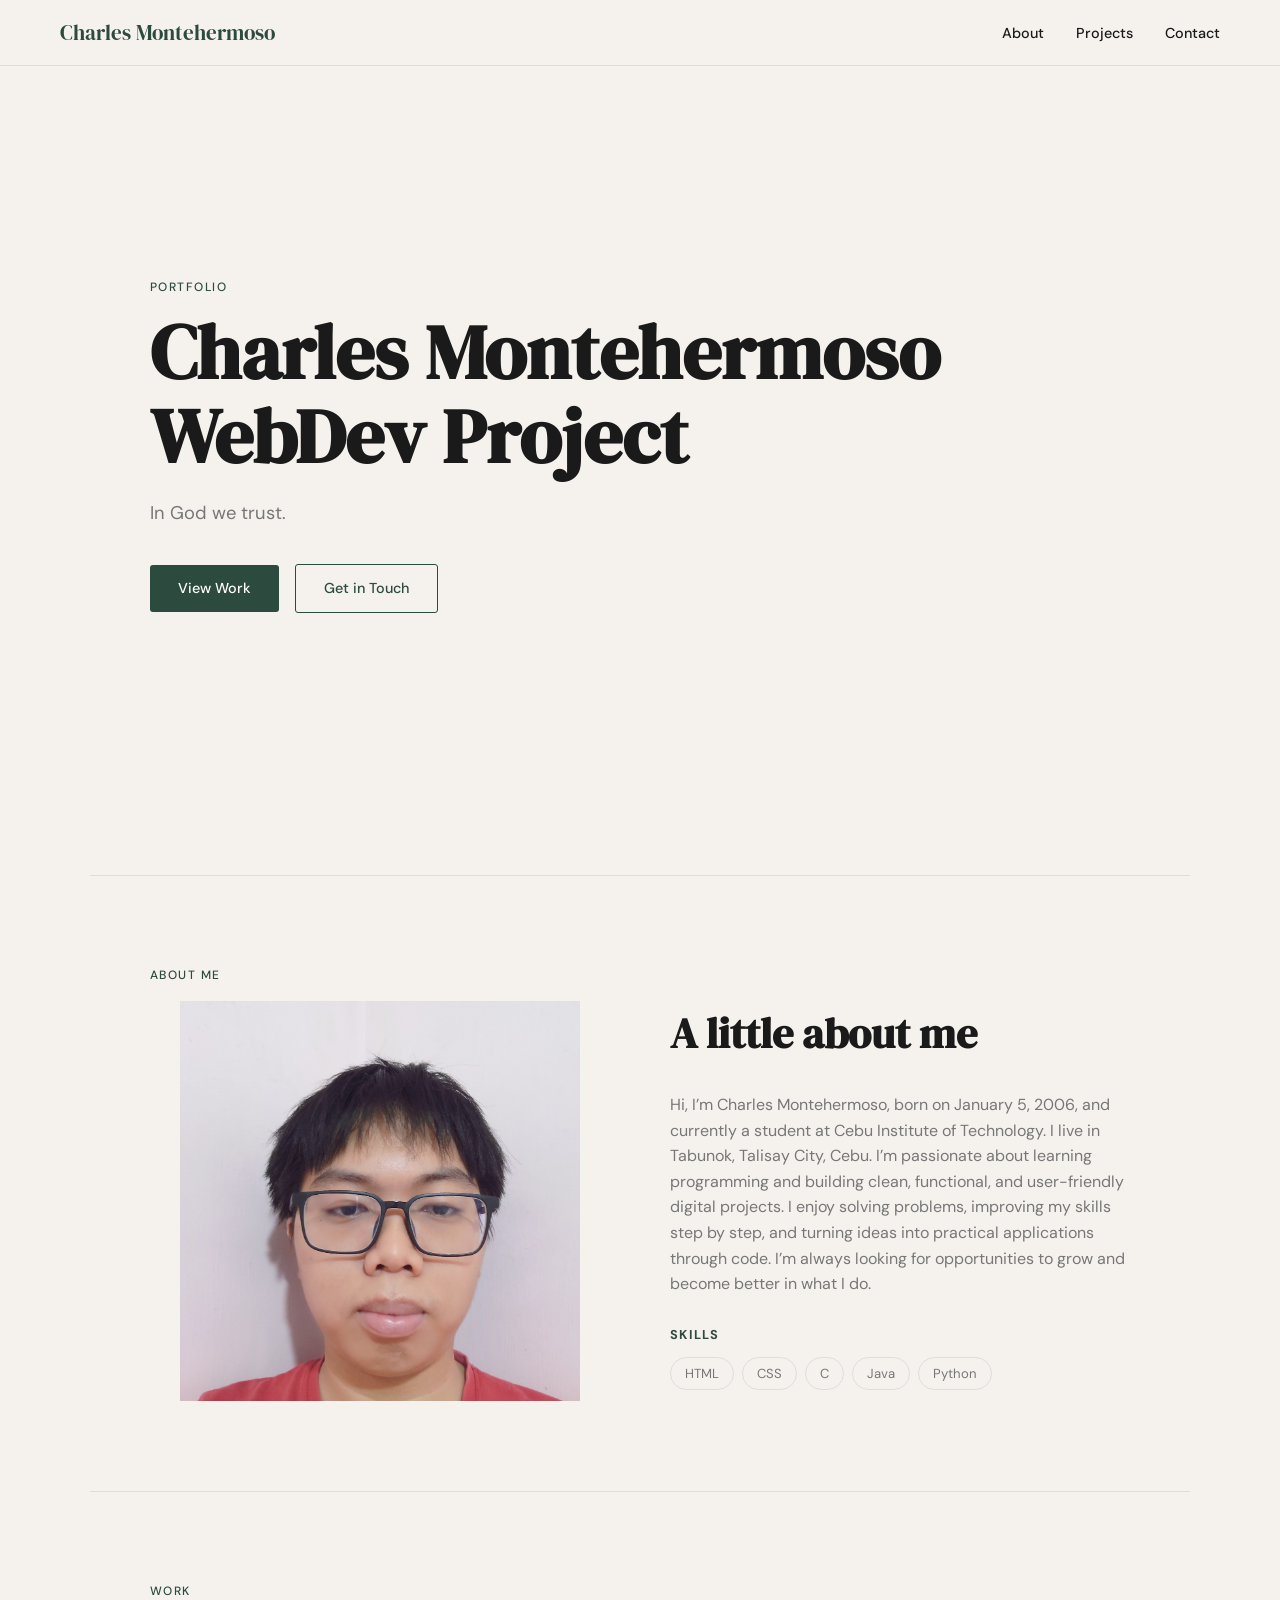
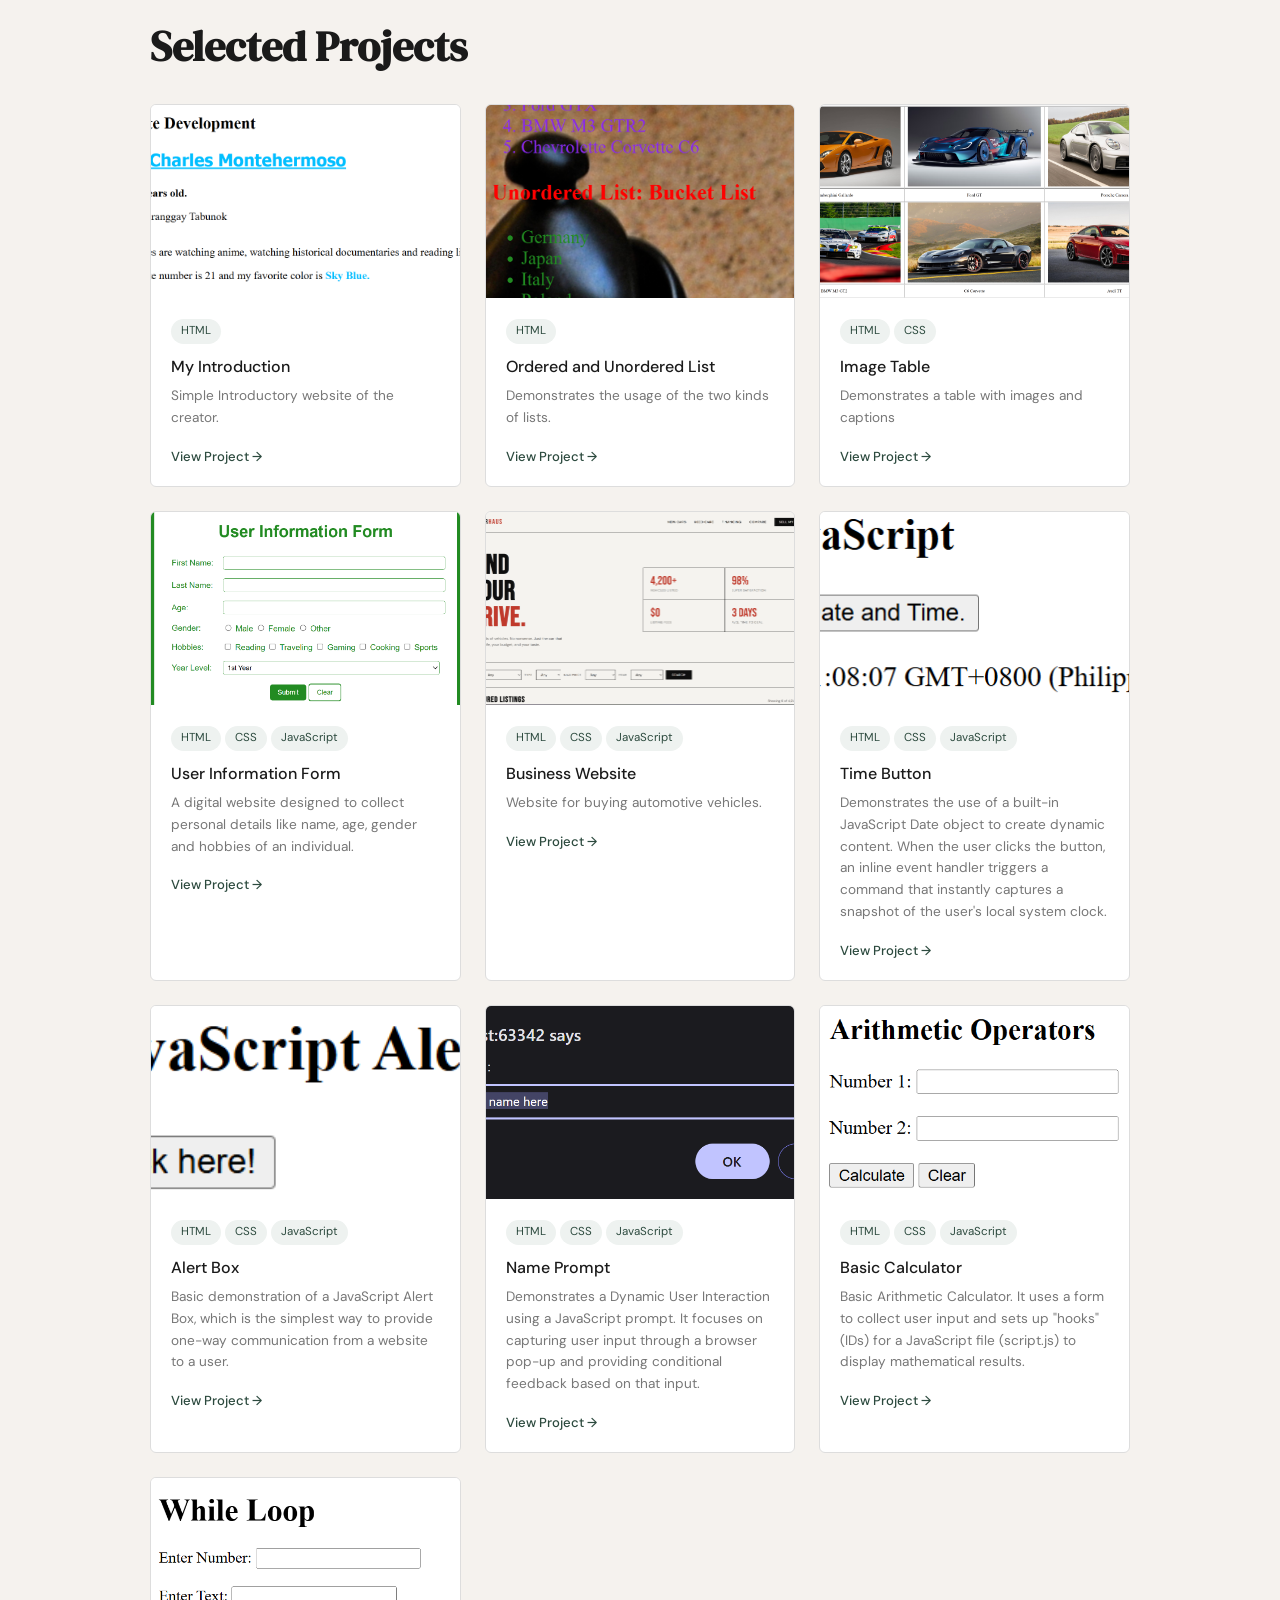
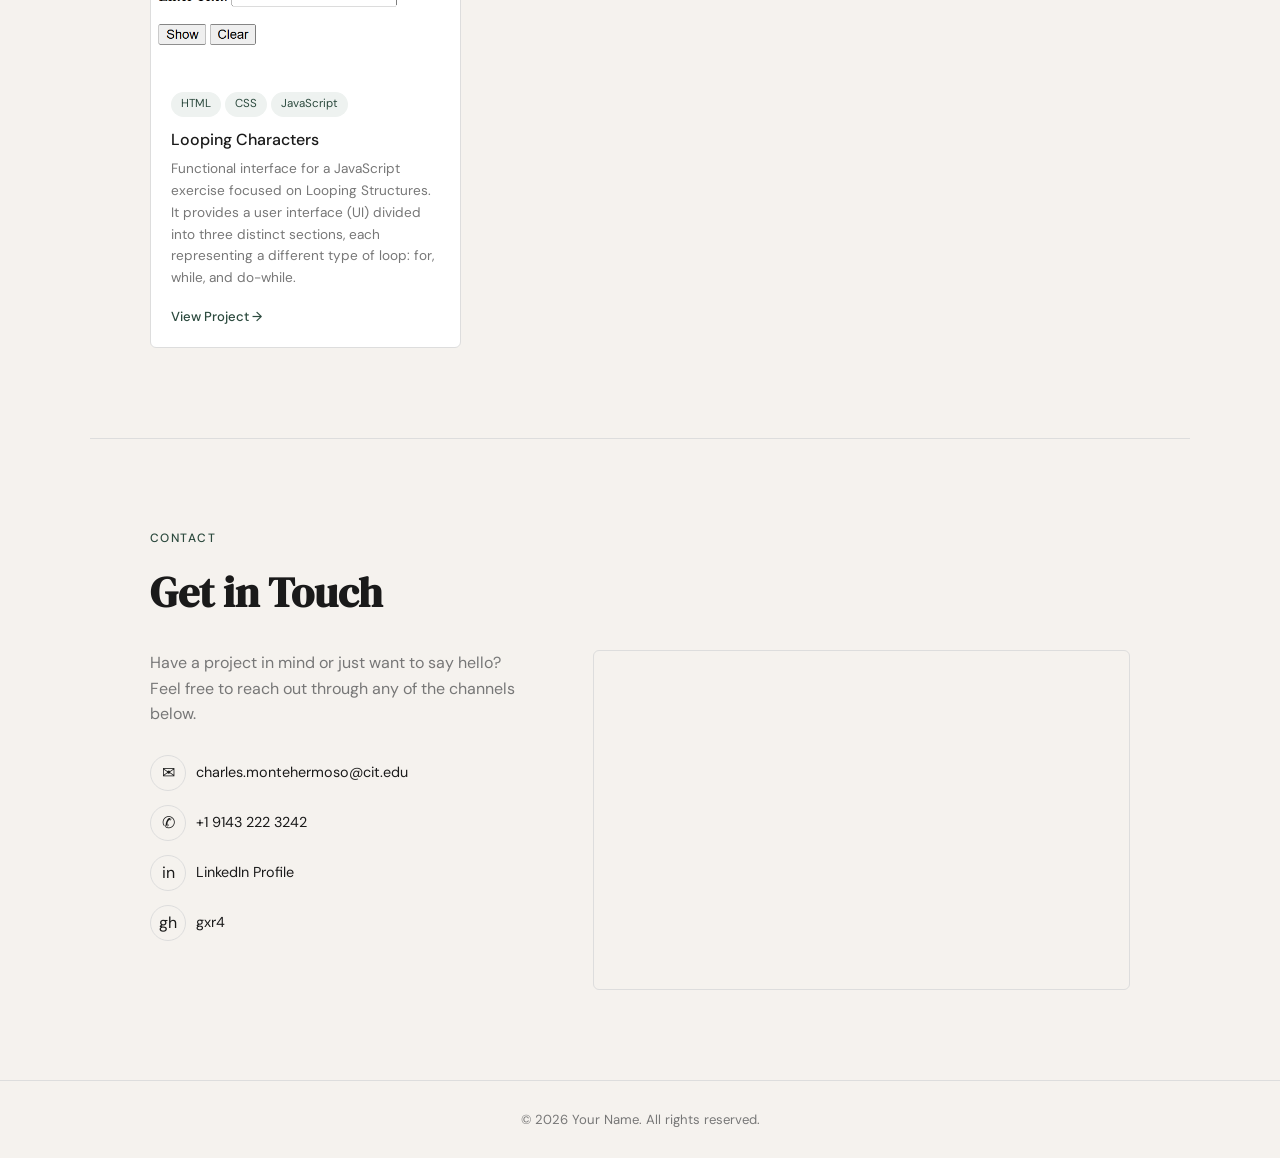
<file: index.html>
<!DOCTYPE html>
<html lang="en">
<head>
    <meta charset="UTF-8" />
    <meta name="viewport" content="width=device-width, initial-scale=1.0"/>
    <title>My Portfolio</title>
    <link rel="stylesheet" href="styles.css" />
    <link href="https://fonts.googleapis.com/css2?family=DM+Serif+Display&family=DM+Sans:wght@400;500&display=swap" rel="stylesheet"/>

</head>
<body>

<!-- navigation bar -->
<nav>
    <div class="logo">Charles Montehermoso</div>
    <ul>
        <li><a href="#about">About</a></li>
        <li><a href="#projects">Projects</a></li>
        <li><a href="#contact">Contact</a></li>
    </ul>
</nav>

<!-- HERO -->
<section id="hero">
    <div class="section-label">Portfolio</div>
    <h1>Charles Montehermoso<br>WebDev Project</h1>
    <p class="tagline">In God we trust.</p>
    <div>
        <a href="#projects" class="btn">View Work</a>
        <a href="#contact" class="btn btn-outline">Get in Touch</a>
    </div>
</section>

<!-- about stuff -->
<section id="about">
    <div class="section-label">About Me</div>
    <div class="about-grid">
        <div class="about-photo">
            <img src="codelink/Image/P_20260430_144004.jpg" alt="Profile photo">
        </div>
        <div class="about-text">
            <h2>A little about me</h2>
            <p>Hi, I’m Charles Montehermoso, born on January 5, 2006, and currently a student at Cebu Institute of Technology. I live in Tabunok, Talisay City, Cebu. I’m passionate about learning programming and building clean, functional, and user-friendly digital projects.

                I enjoy solving problems, improving my skills step by step, and turning ideas into practical applications through code. I’m always looking for opportunities to grow and become better in what I do.</p>
            <p></p>
            <p></p>
            <div class="skills">
                <h3>Skills</h3>
                <div class="skill-tags">
                    <span>HTML</span>
                    <span>CSS</span>
                    <span>C</span>
                    <span>Java</span>
                    <span>Python</span>
                </div>
            </div>
        </div>
    </div>
</section>

<!-- myproject -->
<section id="projects">
    <div class="section-label">Work</div>
    <h2>Selected Projects</h2>
    <div class="projects-grid">

        <div class="project-card">
            <div class="project-img">
                <img src="codelink/Image/screen1.png" alt="Screenshot of Activity 1">
            </div>
            <div class="project-info">
                <span class="project-tag">HTML</span>
                <h3>My Introduction</h3>
                <p>Simple Introductory website of the creator.</p>
                <a href="codelink/activity1.html" target="_blank" rel="noopener noreferrer">View Project →</a>
            </div>
        </div>

        <div class="project-card">
            <div class="project-img">
                <img src="codelink/Image/screen1%20(2).png" alt="Screenshot of Activity 1"/>
            </div>
            <div class="project-info">
                <span class="project-tag">HTML</span>
                <h3>Ordered and Unordered List</h3>
                <p>Demonstrates the usage of the two kinds of lists.</p>
                <a href="codelink/activity2.html" target="_blank" rel="noopener noreferrer">View Project →</a>
            </div>
        </div>

        <div class="project-card">
            <div class="project-img">
                <img src="codelink/Image/screen1%20(3).png" alt="Screenshot of Activity 1">
            </div>
            <div class="project-info">
                <span class="project-tag">HTML</span>
                <span class="project-tag">CSS</span>
                <h3>Image Table</h3>
                <p>Demonstrates a table with images and captions</p>
                <a href="codelink/activity3.html" target="_blank" rel="noopener noreferrer">View Project →</a>
            </div>
        </div>

        <div class="project-card">
            <div class="project-img">
                <img src="codelink/Image/screen1%20(4).png" alt="Screenshot of Activity 1">
            </div>
            <div class="project-info">
                <span class="project-tag">HTML</span>
                <span class="project-tag">CSS</span>
                <span class="project-tag">JavaScript</span>
                <h3>User Information Form</h3>
                <p>A digital website designed to collect personal details like name, age, gender and hobbies of an individual.</p>
                <a href="codelink/activity4.html" target="_blank" rel="noopener noreferrer">View Project →</a>
            </div>
        </div>

        <div class="project-card">
            <div class="project-img">
                <img src="codelink/Image/Screenshot%202026-05-05%20225842.png" alt="Screenshot of Activity 1">
            </div>
            <div class="project-info">
                <span class="project-tag">HTML</span>
                <span class="project-tag">CSS</span>
                <span class="project-tag">JavaScript</span>
                <h3>Business Website</h3>
                <p>Website for buying automotive vehicles.</p>
                <a href="https://businessweb-two.vercel.app/" target="_blank" rel="noopener noreferrer">View Project →</a>
            </div>
        </div>

        <div class="project-card">
            <div class="project-img">
                <img src="codelink/Image/screen1%20(5).png" alt="Screenshot of Activity 1">
            </div>
            <div class="project-info">
                <span class="project-tag">HTML</span>
                <span class="project-tag">CSS</span>
                <span class="project-tag">JavaScript</span>
                <h3>Time Button</h3>
                <p>Demonstrates the use of a built-in JavaScript Date object to create dynamic content. When the user clicks the button, an inline event handler triggers a command that instantly captures a snapshot of the user's local system clock.</p>
                <a href="codelink/activity7.html" target="_blank" rel="noopener noreferrer">View Project →</a>
            </div>
        </div>

        <div class="project-card">
            <div class="project-img">
                <img src="codelink/Image/screen1%20(6).png" alt="Screenshot of Activity 1">
            </div>
            <div class="project-info">
                <span class="project-tag">HTML</span>
                <span class="project-tag">CSS</span>
                <span class="project-tag">JavaScript</span>
                <h3>Alert Box</h3>
                <p>Basic demonstration of a JavaScript Alert Box, which is the simplest way to provide one-way communication from a website to a user.</p>
                <a href="codelink/activity8.html" target="_blank" rel="noopener noreferrer">View Project →</a>
            </div>
        </div>

        <div class="project-card">
            <div class="project-img">
                <img src="codelink/Image/name.png" alt="Screenshot of Activity 1">
            </div>
            <div class="project-info">
                <span class="project-tag">HTML</span>
                <span class="project-tag">CSS</span>
                <span class="project-tag">JavaScript</span>
                <h3>Name Prompt</h3>
                <p>Demonstrates a Dynamic User Interaction using a JavaScript prompt. It focuses on capturing user input through a browser pop-up and providing conditional feedback based on that input.</p>
                <a href="codelink/activity9.html" target="_blank" rel="noopener noreferrer">View Project →</a>
            </div>
        </div>

        <div class="project-card">
            <div class="project-img">
                <img src="codelink/Image/screen1%20(7).png" alt="Screenshot of Activity 1">
            </div>
            <div class="project-info">
                <span class="project-tag">HTML</span>
                <span class="project-tag">CSS</span>
                <span class="project-tag">JavaScript</span>
                <h3>Basic Calculator</h3>
                <p>Basic Arithmetic Calculator. It uses a form to collect user input and sets up "hooks" (IDs) for a JavaScript file (script.js) to display mathematical results.</p>
                <a href="codelink/activity10.html" target="_blank" rel="noopener noreferrer">View Project →</a>
            </div>
        </div>

        <div class="project-card">
            <div class="project-img">
                <img src="codelink/Image/screen1%20(8).png" alt="Screenshot of Activity 1">
            </div>
            <div class="project-info">
                <span class="project-tag">HTML</span>
                <span class="project-tag">CSS</span>
                <span class="project-tag">JavaScript</span>
                <h3>Looping Characters</h3>
                <p>Functional interface for a JavaScript exercise focused on Looping Structures. It provides a user interface (UI) divided into three distinct sections, each representing a different type of loop: for, while, and do-while.</p>
                <a href="codelink/Activity11.html" target="_blank" rel="noopener noreferrer">View Project →</a>
            </div>
        </div>

    </div>
</section>

<!-- CONTACT -->
<section id="contact">
    <div class="section-label">Contact</div>
    <h2>Get in Touch</h2>
    <div class="contact-grid">
        <div class="contact-info">
            <p>Have a project in mind or just want to say hello? Feel free to reach out through any of the channels below.</p>
            <div class="contact-links">
                <a href="mailto:charles.montehermoso@cit.edu">
                    <span class="icon">✉</span>
                    charles.montehermoso@cit.edu
                </a>
                <a href="tel:+9142223242">
                    <span class="icon">✆</span>
                    +1 9143 222 3242
                </a>
                <a href="#" target="_blank">
                    <span class="icon">in</span>
                    LinkedIn Profile
                </a>
                <a href="https://github.com/gxr4" target="_blank">
                    <span class="icon">gh</span>
                    gxr4
                </a>
            </div>
        </div>
        <!-- Replace the src below with your own Google Maps embed URL -->
        <div class="map-container">
            <iframe
                    src="https://www.google.com/maps/embed?pb=!1m14!1m12!1m3!1d2334.412896138303!2d123.84472691876952!3d10.261686681432769!2m3!1f0!2f0!3f0!3m2!1i1024!2i768!4f13.1!5e0!3m2!1sen!2sph!4v1777994672112!5m2!1sen!2sph" width="600" height="450" style="border:0;" allowfullscreen="" loading="lazy" referrerpolicy="no-referrer-when-downgrade">
                    allowfullscreen=""
                    loading="lazy"
                    referrerpolicy="no-referrer-when-downgrade">
            </iframe>
        </div>
    </div>
</section>

<!-- FOOTER -->
<footer>
    <p>© 2026 Your Name. All rights reserved.</p>
</footer>

</body>
</html>
</file>
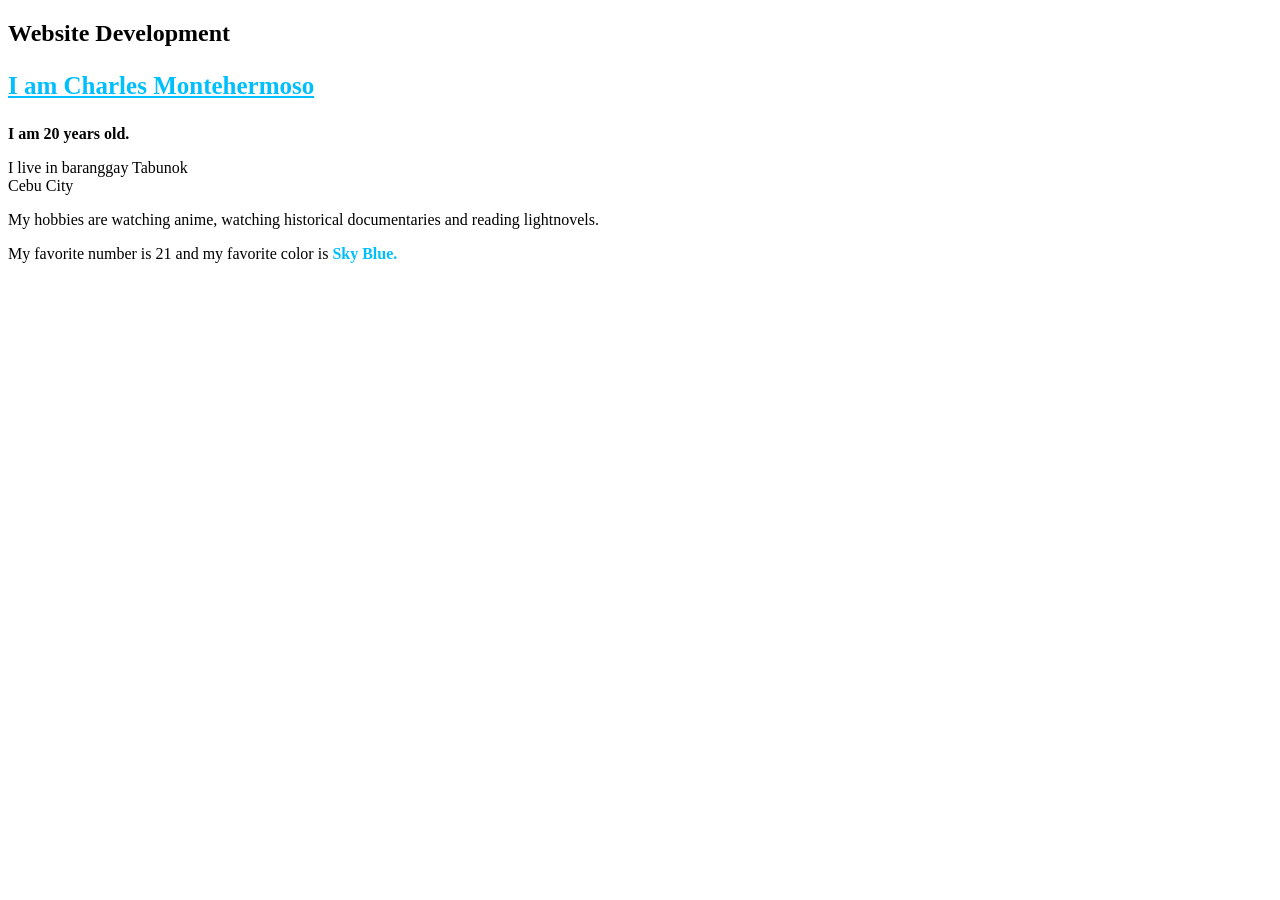
<file: codelink/activity1.html>
<!DOCTYPE html>

<html>
<head>
    <title>Activity1</title>
</head>
<body>
<h2>Website Development</h2>
<p style="font-size: 25px; font-family: Tahoma, Geneva; font-weight: bold; color: deepskyblue; text-decoration: underline;">I am Charles Montehermoso</p>
<p><b>I am 20 years old.</b></p>
<p>I live in baranggay Tabunok <br> Cebu City</p>
<p>My hobbies are watching anime, watching historical documentaries and reading lightnovels.</p>
<p>My favorite number is 21 and my favorite color is <b style="font-weight: bolder; color:deepskyblue;">Sky Blue.</b></p>
</body>
</html>
</file>
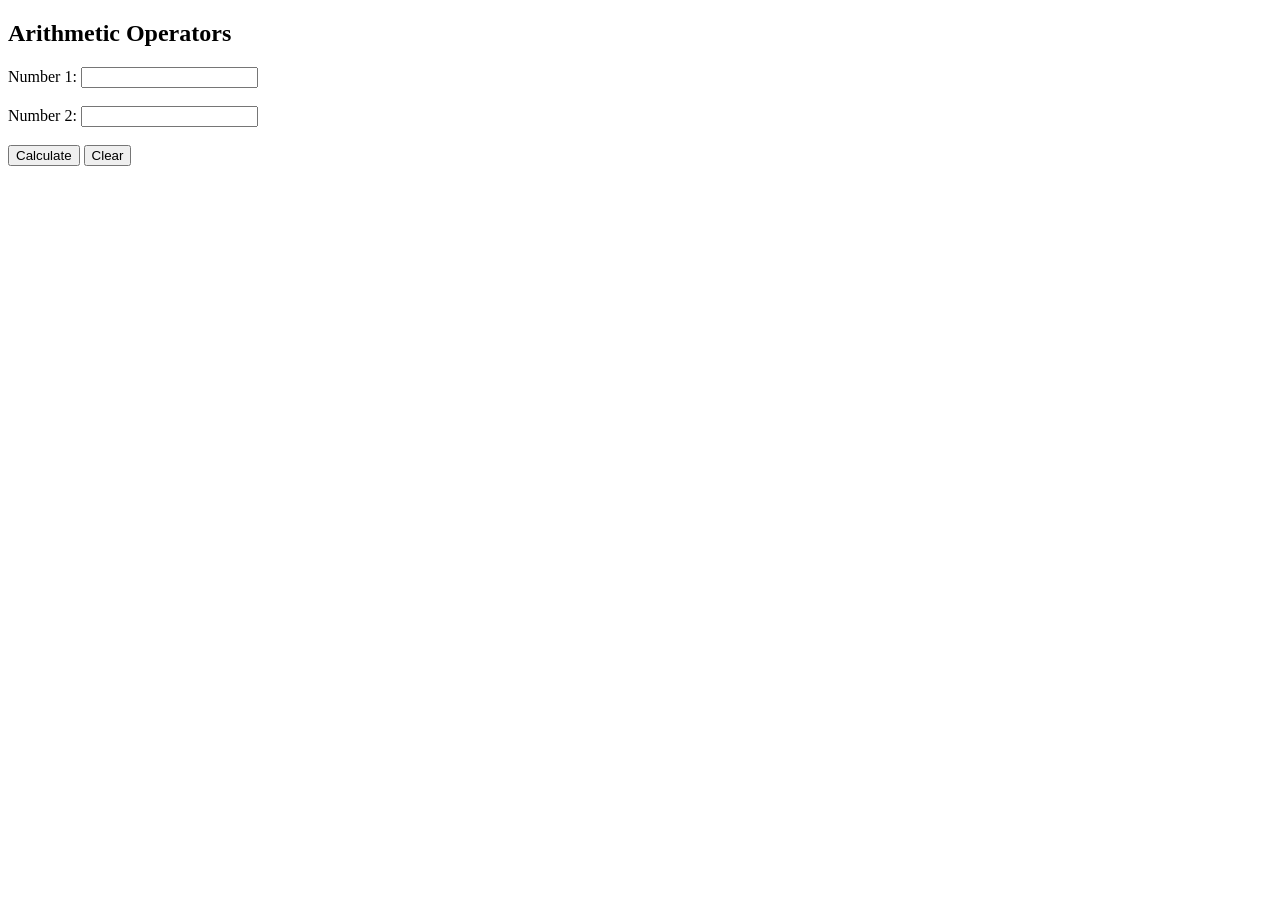
<file: codelink/activity10.html>
<!DOCTYPE html>
<html>
<head>
    <title>Activity 10</title>
    <script src="script.js"></script>
</head>
<body>
<h2>Arithmetic Operators</h2>

<form id="sumForm">
    <label for="num1">Number 1:</label>
    <input type="text" id="num1" name="num1"><br><br>

    <label for="num2">Number 2:</label>
    <input type="text" id="num2" name="num2"><br><br>

    <button type="button" onclick="calculate()">Calculate</button>
    <button type="reset" onclick="clearFields()">Clear</button>
</form>

<p id="show"></p>
<p id="sum"></p>
<p id="difference"></p>
<p id="product"></p>
<p id="quotient"></p>
<p id="remainder"></p>

</body>
</html>
</file>
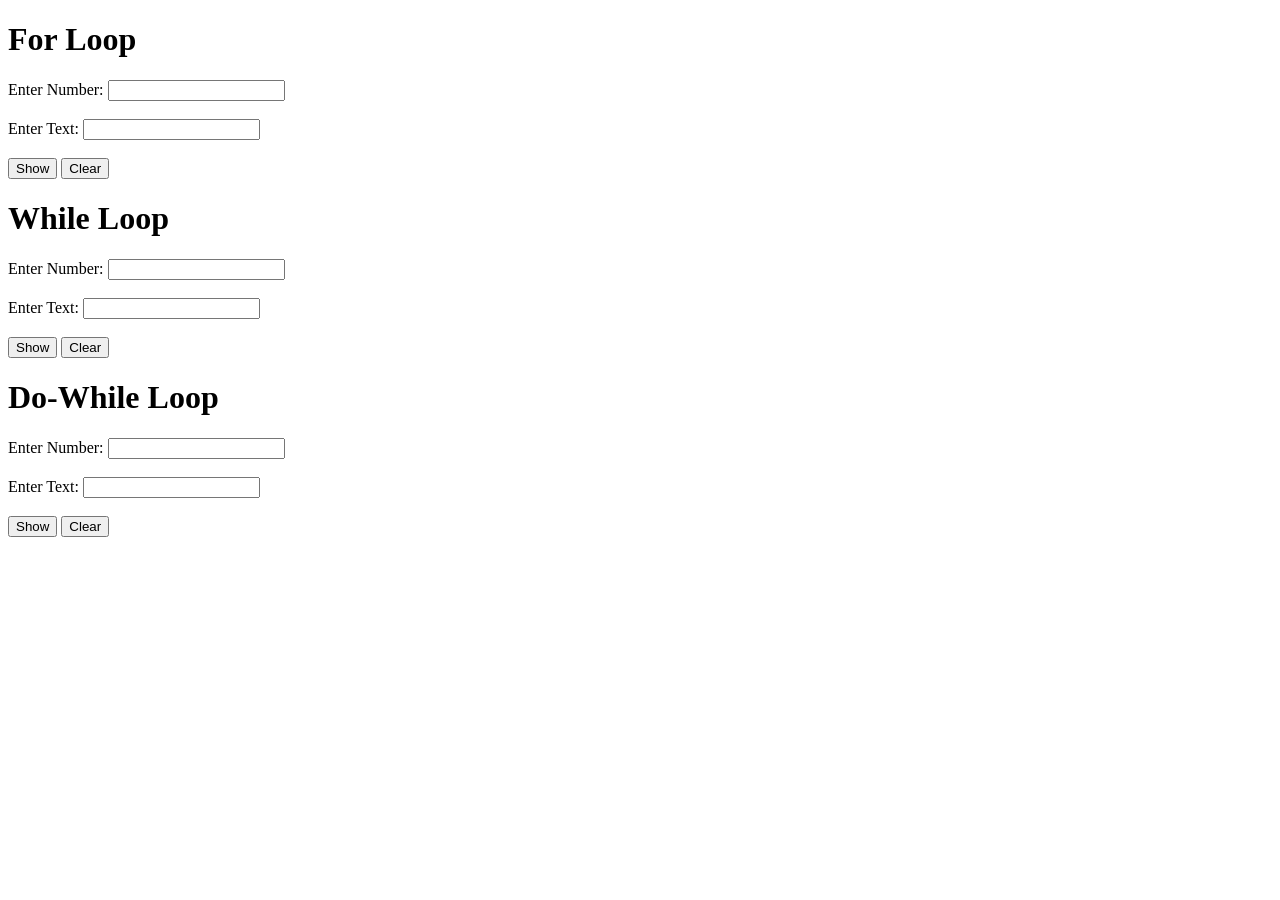
<file: codelink/Activity11.html>
<!DOCTYPE html>
<html>
<head>
    <title>Activity 11</title>
    <script src="script11.js"></script>
</head>

<body>
<div id="forl">
    <h1>For Loop</h1>
    <form id="sumForm">
        <label for="num1">Enter Number:</label>
        <input type="text" id="num1" name="num1"><br><br>

        <label for="num2">Enter Text:</label>
        <input type="text" id="num2" name="num2"><br><br>

        <button type="button" onclick="calculate()">Show</button>
        <button type="reset" onclick="clearFields()">Clear</button>
    </form>
</div>

<div id="whilel">
    <h1>While Loop</h1>
    <form id="whileForm">
        <label for="whilenum">Enter Number:</label>
        <input type="text" id="whilenum" name="whilenum"><br><br>

        <label for="whilet">Enter Text:</label>
        <input type="text" id="whilet" name="whilet"><br><br>

        <button type="button" onclick="calcw()">Show</button>
        <button type="reset" onclick="clearFields()">Clear</button>
    </form>
</div>

<div id="dwhile">
    <h1>Do-While Loop</h1>
    <form id="dwForm">
        <label for="dwnum">Enter Number:</label>
        <input type="text" id="dwnum" name="dwnum"><br><br>

        <label for="dwt">Enter Text:</label>
        <input type="text" id="dwt" name="dwt"><br><br>

        <button type="button" onclick="calcdw()">Show</button>
        <button type="reset" onclick="clearFields()">Clear</button>
    </form>
</div>
</body>
</html>
</file>
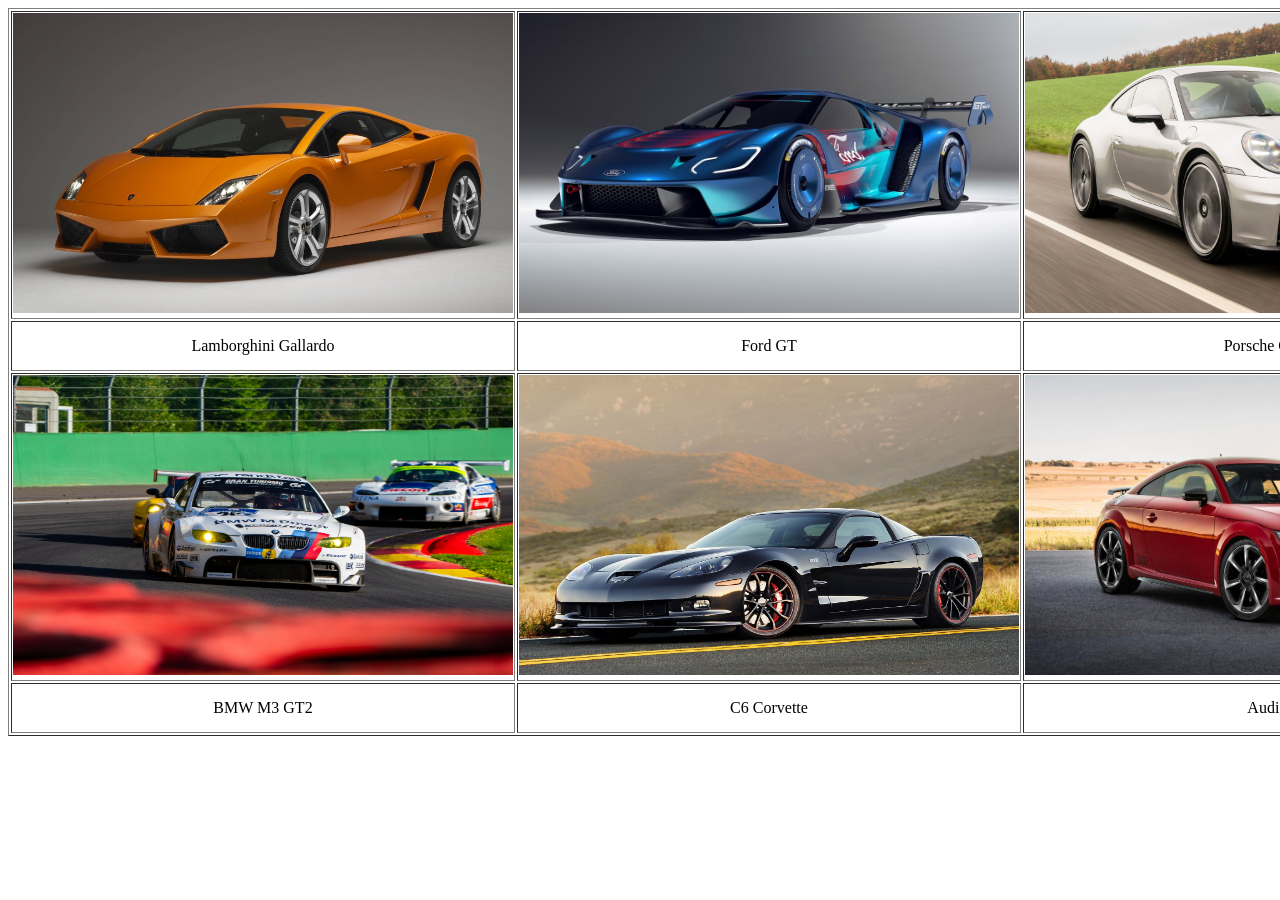
<file: codelink/activity3.html>
<!DOCTYPE html>
<html>
<head>
    <title>Activity 3</title>
    <link rel="icon" href="images/FIA_WEC_Logo_2024.png" type="image/png">
</head>
<body>
<table border="1px" width="100%" height="500" style="text-align: center;">
    <tr height="200px">
        <td><img src="Image/lamborghini.jpg" width="500" height="300" alt="Lamborgihini Gallardo"></td>
        <td><img src="Image/fordgt.avif" width="500" height="300" alt="Ford GT"></td>
        <td><img src="Image/carrera.jpg" width="500" height="300" alt="Porsche Carrera"></td>
    </tr>
    <tr height="50px">
        <td>Lamborghini Gallardo</td>
        <td>Ford GT</td>
        <td>Porsche Carrera</td>
    </tr>
    <tr height="200px">
        <td><img src="Image/gt2.jpg" width="500" height="300" alt="BMW M3 GT2"></td>
        <td><img src="Image/corvette.jpg" width="500" height="300" alt="C6 Corvette"></td>
        <td><img src="Image/tt.jpg" width="500" height="300" alt="Audi TT"></td>
    </tr>
    <tr height="50px">
        <td>BMW M3 GT2</td>
        <td>C6 Corvette</td>
        <td>Audi TT</td>
    </tr>
</table>
</body>
</html>
</file>
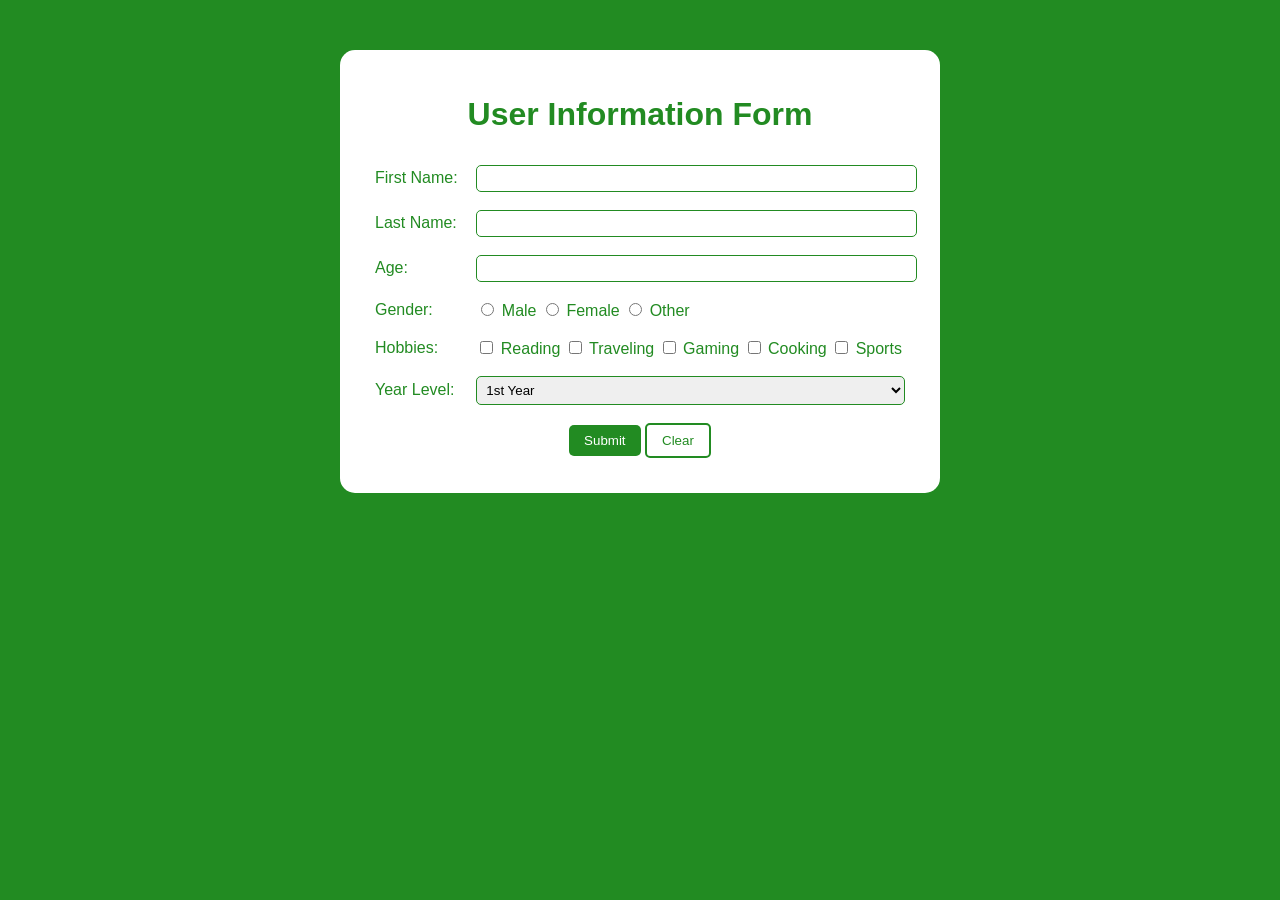
<file: codelink/activity4.html>
<!DOCTYPE html>
<html>
<head>
    <title>Activity 4</title>
</head>
<body style="background-color:forestgreen; font-family: Arial, sans-serif;">

<div style="width:550px; margin:50px auto; background-color:white; padding:25px; border-radius:15px;">

    <h1 style="text-align:center; color:forestgreen;">User Information Form</h1>

    <form>
        <table width="100%" cellpadding="8">

            <tr>
                <td style="color:forestgreen;"><label for="fname">First Name:</label></td>
                <td><input type="text" id="fname" name="firstname" required
                           style="width:100%; padding:5px; border:1px solid forestgreen; border-radius:5px;"></td>
            </tr>

            <tr>
                <td style="color:forestgreen;"><label for="lname">Last Name:</label></td>
                <td><input type="text" id="lname" name="lastname" required
                           style="width:100%; padding:5px; border:1px solid forestgreen; border-radius:5px;"></td>
            </tr>

            <tr>
                <td style="color:forestgreen;"><label for="age">Age:</label></td>
                <td><input type="number" id="age" name="age" required
                           style="width:100%; padding:5px; border:1px solid forestgreen; border-radius:5px;"></td>
            </tr>

            <tr>
                <td style="color:forestgreen;">Gender:</td>
                <td style="color:forestgreen;">
                    <input type="radio" name="gender"> Male
                    <input type="radio" name="gender"> Female
                    <input type="radio" name="gender"> Other
                </td>
            </tr>

            <tr>
                <td style="color:forestgreen;">Hobbies:</td>
                <td style="color:forestgreen;">
                    <input type="checkbox"> Reading
                    <input type="checkbox"> Traveling
                    <input type="checkbox"> Gaming
                    <input type="checkbox"> Cooking
                    <input type="checkbox"> Sports
                </td>
            </tr>

            <tr>
                <td style="color:forestgreen;"><label for="year-level">Year Level:</label></td>
                <td>
                    <select id="year-level" style="width:100%; padding:5px; border:1px solid forestgreen; border-radius:5px;">
                        <option>1st Year</option>
                        <option>2nd Year</option>
                        <option>3rd Year</option>
                        <option>4th Year</option>
                    </select>
                </td>
            </tr>

            <tr>
                <td colspan="2" align="center">
                    <button type="submit"
                            style="background-color:forestgreen; color:white; padding:8px 15px; border:none; border-radius:5px; cursor:pointer;">
                        Submit
                    </button>

                    <button type="reset"
                            style="background-color:white; color:forestgreen; padding:8px 15px; border:2px solid forestgreen; border-radius:5px; cursor:pointer;">
                        Clear
                    </button>
                </td>
            </tr>

        </table>
    </form>

</div>

</body>
</html>
</file>
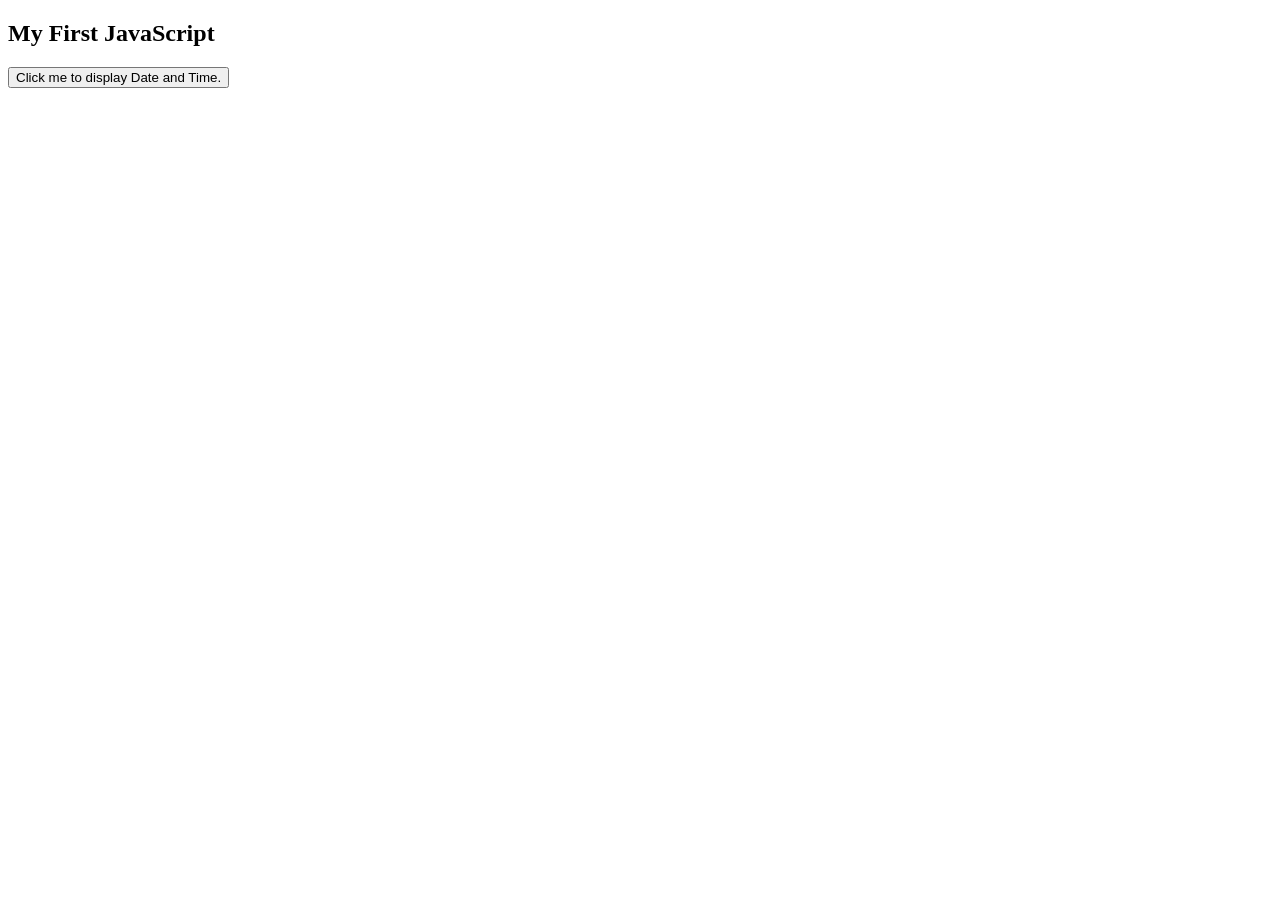
<file: codelink/activity7.html>
<!DOCTYPE html>

<html>
    <head>
        <title>JavaScript</title>
    </head>
    <body>
        <h2>My First JavaScript</h2>

        <button onclick="document.getElementById('demo').innerHTML = Date()" type="button">
            Click me to display Date and Time.</button>
        <p id="demo"></p>
    </body>
</html>
</file>
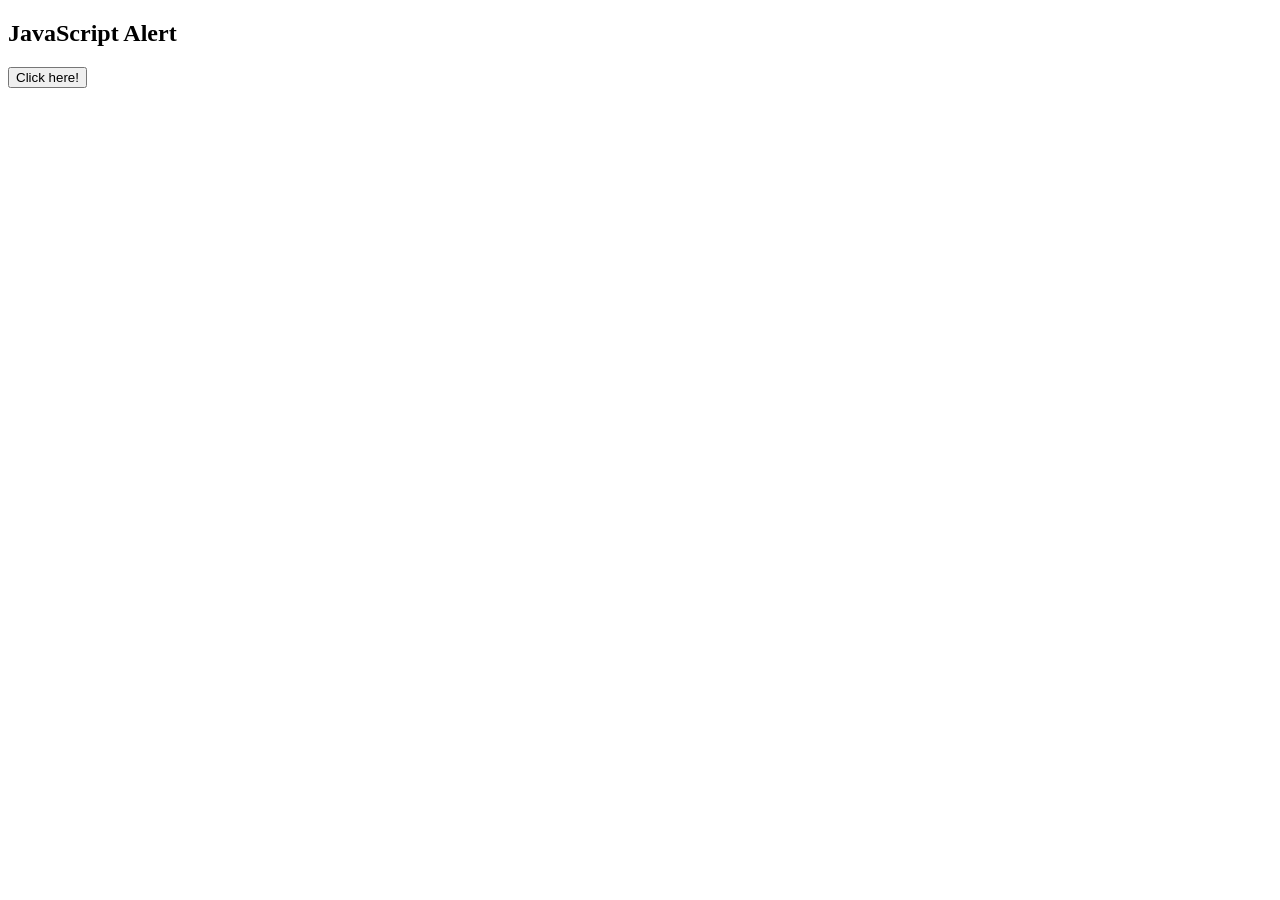
<file: codelink/activity8.html>
<!DOCTYPE html>
<html>
    <head>
        <title>Activity 8</title>
        <script>
            function myFunction(){
                var name = "Your name here";
                alert("Hi " + name + " I am an alert box!");
            }
        </script>
    </head>
    <body>
        <h2>JavaScript Alert</h2>
            <button onclick="myFunction()">Click here!</button>

    </body>
</html>
</file>
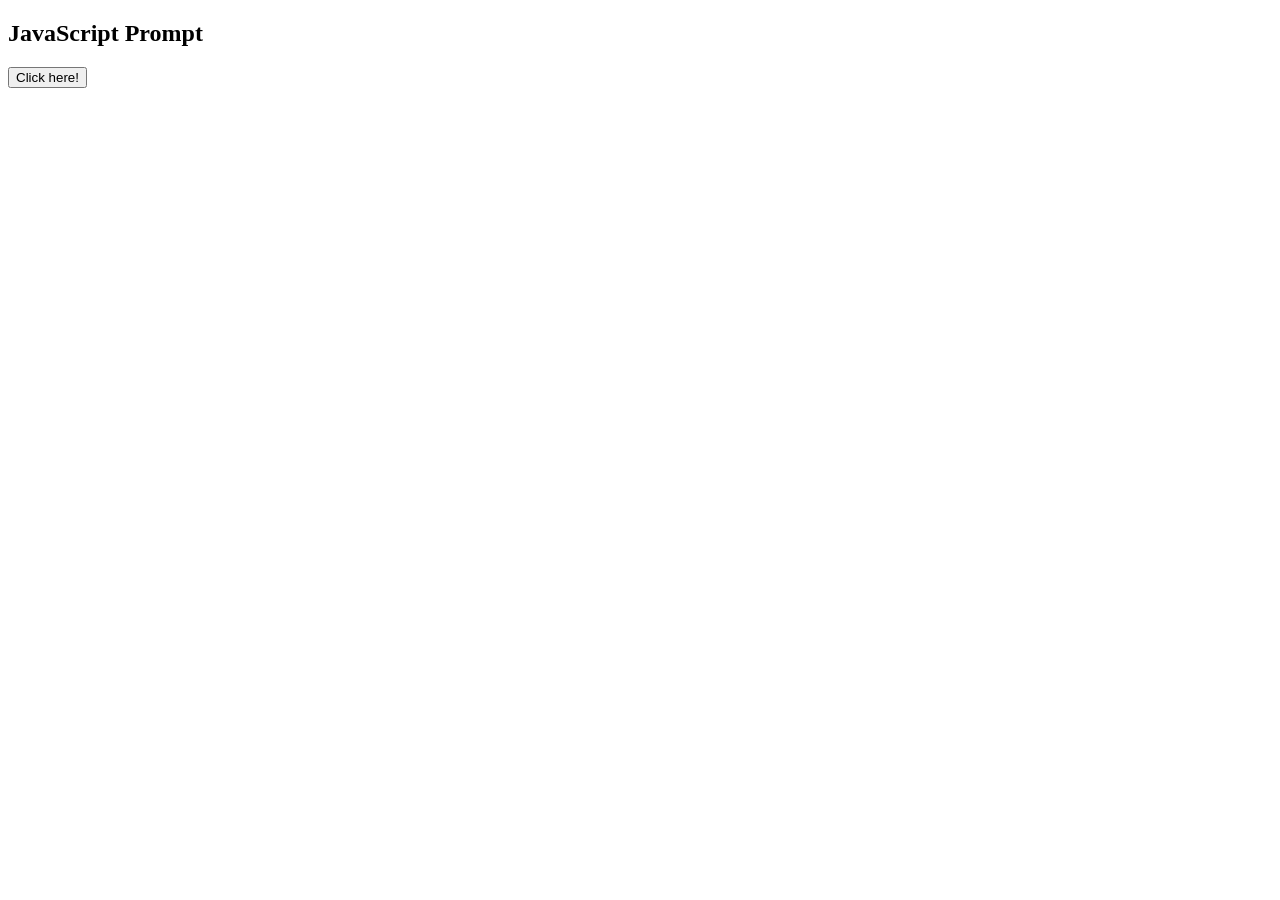
<file: codelink/activity9.html>
<!DOCTYPE html>
<html>
    <head>
        <title>Activity 9</title>
        <script>
            function myFunction(){
            let txt;
            let fullName = prompt("Full name :", "Enter full name here");
            if(fullName == null || fullName === ""){
                txt = "The field is required!";
            }else{
                txt = "Hello, " + fullName + "! How are you today?";
            }
            document.getElementById("demo").innerHTML = txt;

            }
        </script>
    </head>
    <body>
        <h2>JavaScript Prompt</h2>
        <button onclick="myFunction()">Click here!</button>
        <p id="demo"></p>
    </body>
</html>
</file>
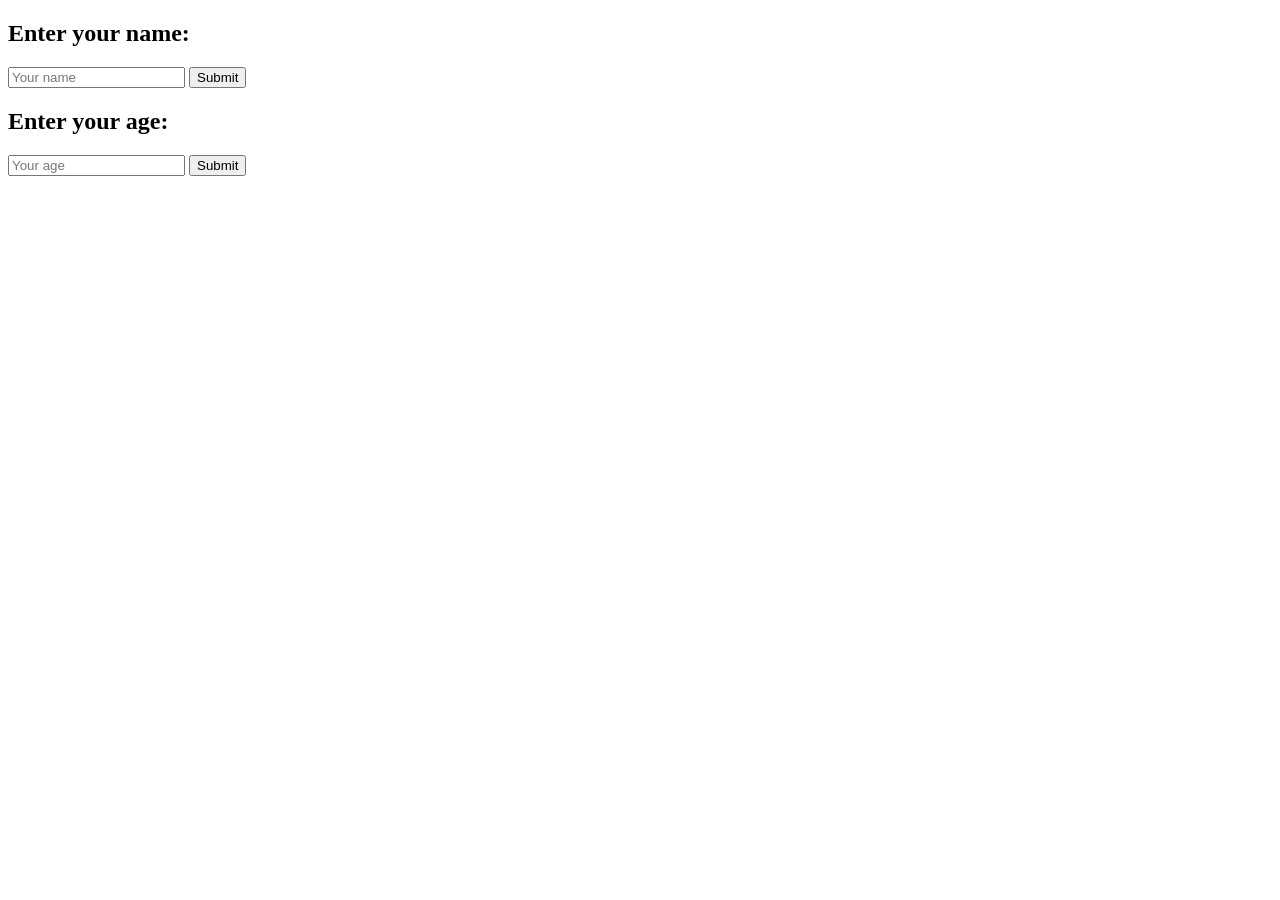
<file: codelink/stuff.html>
<!DOCTYPE html>
<html>
<head>
  <title>Ask Name</title>
</head>
<body>

<h2>Enter your name:</h2>
<input type="text" id="nameInput" placeholder="Your name">
<button onclick="showName()">Submit</button>

<h2>Enter your age:</h2>
<input type="number" id="ageInput" placeholder="Your age">
<button onclick="showAge()">Submit</button>

<p id="output"></p>

<script>
  function showName() {
    let name = document.getElementById("nameInput").value;
    document.getElementById("output").textContent = "Hello, " + name + "!";
  }

  function showAge() {
    let age = document.getElementById("ageInput").value;
    document.getElementById("output").textContent ="Hello, " + age + "!";
  }
</script>

</body>
</html>
</file>
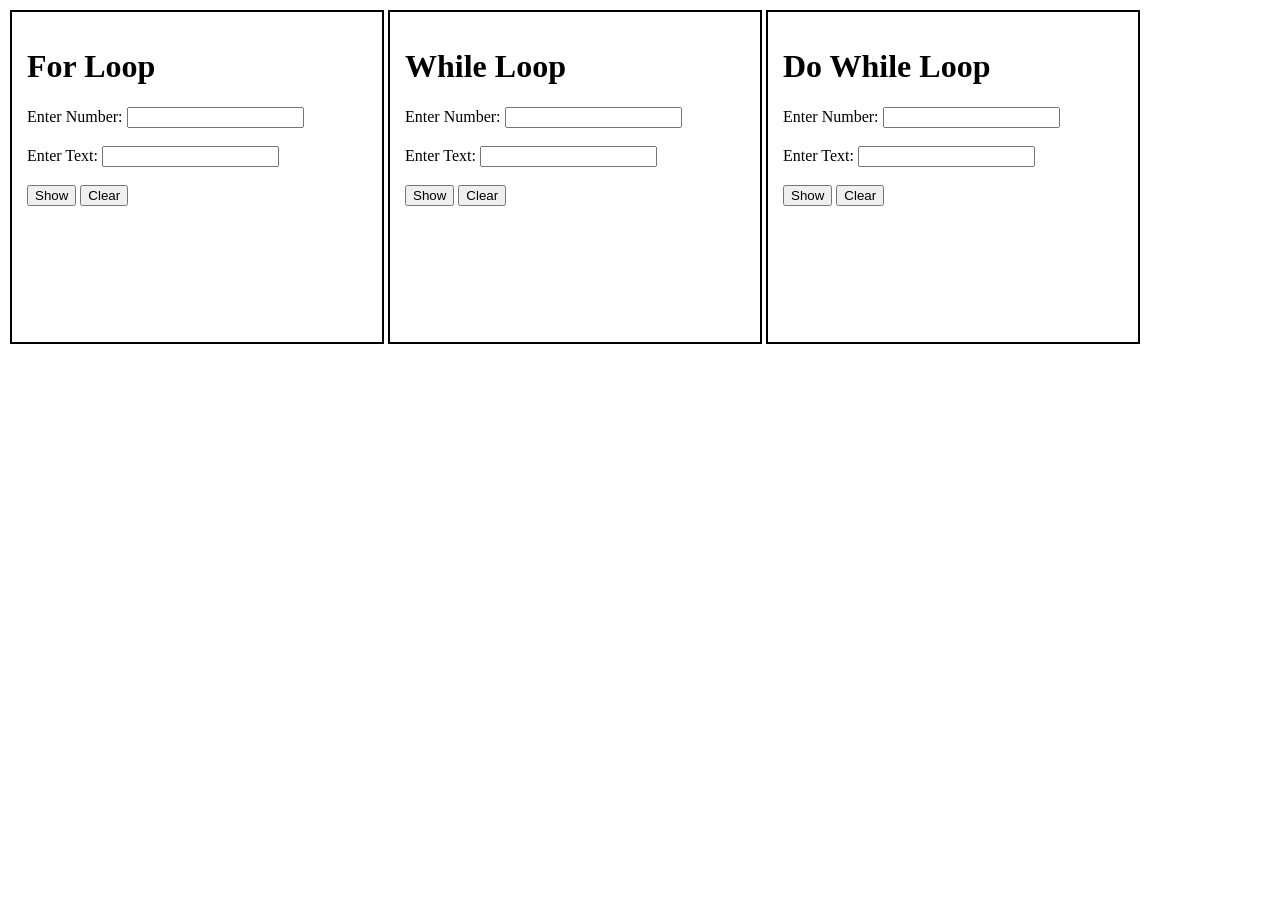
<file: codelink/Untitled-3.html>
<!DOCTYPE html>

<html>
    <head>
        <title>Act11</title>
        <script src="script1.js"></script>
        <link rel ="stylesheet" href="styles1.css">

    </head>
    <body>
        <div class="container">
            <div id="forloop">
                <h1>For Loop</h1>
                <form id="forl">
                    <label for="forn">Enter Number:</label>
                    <input type="text" id="forn" name="forn"><br><br> 
                    
                    <label for="fort">Enter Text:</label>
                    <input type="text" id="fort" name="fort"><br><br>

                    <button type="button" onclick="calcf()">Show</button>
                    <button type="reset" onclick="clearFields('for')">Clear</button>

                    <div id="forResult"></div>

                </form>

            </div>

            <div id="whileloop">
                <h1>While Loop</h1>
                <form id="forl">
                    <label for="whilen">Enter Number:</label>
                    <input type="text" id="whilen" name="whilen"><br><br> 
                    
                    <label for="whilet">Enter Text:</label>
                    <input type="text" id="whilet" name="whilet"><br><br>

                    <button type="button" onclick="calcw()">Show</button>
                    <button type="reset" onclick="clearFields('while')">Clear</button>

                    <div id="whileResult"></div>

                    
                </form>

            </div>

            <div id="dowhile">
                <h1>Do While Loop</h1>
                <form id="forl">
                    <label for="dwhilen">Enter Number:</label>
                    <input type="text" id="dwhilen" name="dwhilen"><br><br> 
                    
                    <label for="dwhilet">Enter Text:</label>
                    <input type="text" id="dwhilet" name="dwhilet"><br><br>

                    <button type="button" onclick="calcdw()">Show</button>
                    <button type="reset" onclick="clearFields('dwhile')">Clear</button>

                    <div id="dwResult"></div>

                </form>

            </div>
        </div>
    </body>
</html>
</file>
<file: styles.css>
*, *::before, *::after { box-sizing: border-box; margin: 0; padding: 0; }

body {
    font-family: 'DM Sans', sans-serif;
    background: #f5f2ee;
    color: #1a1a1a;
    line-height: 1.6;
}

/* NAV */
nav {
    position: sticky;
    top: 0;
    background: #f5f2ee;
    border-bottom: 1px solid #ddd;
    display: flex;
    justify-content: space-between;
    align-items: center;
    padding: 16px 60px;
    z-index: 100;
}
nav .logo {
    font-family: 'DM Serif Display', serif;
    font-size: 1.3rem;
    color: #2c4a3e;
}
nav ul {
    list-style: none;
    display: flex;
    gap: 32px;
}
nav a {
    text-decoration: none;
    color: #1a1a1a;
    font-size: 0.9rem;
    font-weight: 500;
}
nav a:hover { color: #2c4a3e; }

/* SECTIONS */
section {
    padding: 90px 60px;
    max-width: 1100px;
    margin: 0 auto;
}

.section-label {
    font-size: 0.75rem;
    font-weight: 500;
    letter-spacing: 0.12em;
    text-transform: uppercase;
    color: #2c4a3e;
    margin-bottom: 12px;
}

h1 {
    font-family: 'DM Serif Display', serif;
    font-size: clamp(2.8rem, 6vw, 5rem);
    line-height: 1.1;
    color: #1a1a1a;
    margin-bottom: 20px;
}

h2 {
    font-family: 'DM Serif Display', serif;
    font-size: clamp(1.8rem, 3.5vw, 2.6rem);
    margin-bottom: 24px;
}

/* HERO */
#hero {
    min-height: 90vh;
    display: flex;
    flex-direction: column;
    justify-content: center;
    border-bottom: 1px solid #ddd;
    padding-top: 40px;
}
#hero .tagline {
    font-size: 1.15rem;
    color: #777;
    max-width: 520px;
    margin-bottom: 36px;
}
.btn {
    display: inline-block;
    padding: 12px 28px;
    background: #2c4a3e;
    color: #fff;
    text-decoration: none;
    font-size: 0.9rem;
    font-weight: 500;
    border-radius: 3px;
}
.btn-outline {
    background: transparent;
    border: 1.5px solid #2c4a3e;
    color: #2c4a3e;
    margin-left: 12px;
}

/* ABOUT */
#about {
    border-bottom: 1px solid #ddd;
}
.about-grid {
    display: grid;
    grid-template-columns: 1fr 1fr;
    gap: 60px;
    align-items: start;
    margin-top: 16px;
}
/*.about-photo {
    width: 100%;
    aspect-ratio: 4/5;
    background: #ddd;
    border-radius: 4px;
    display: flex;
    align-items: center;
    justify-content: center;
    color: #777;
    font-size: 0.85rem;

}*/
.about-text p {
    color: #777;
    margin-bottom: 16px;
    font-size: 1rem;
}
.skills {
    margin-top: 28px;
}
.skills h3 {
    font-size: 0.8rem;
    text-transform: uppercase;
    letter-spacing: 0.1em;
    color: #2c4a3e;
    margin-bottom: 12px;
}
.skill-tags {
    display: flex;
    flex-wrap: wrap;
    gap: 8px;
}
.skill-tags span {
    padding: 5px 14px;
    border: 1px solid #ddd;
    border-radius: 20px;
    font-size: 0.82rem;
    color: #777;
}

/* PROJECTS */
#projects {
    border-bottom: 1px solid #ddd;
}
.projects-grid {
    display: grid;
    grid-template-columns: repeat(3, 1fr);
    gap: 24px;
    margin-top: 12px;
}
.project-card {
    background: #fff;
    border: 1px solid #ddd;
    border-radius: 6px;
    overflow: hidden;
}
.project-img {
    width: 100%;
    aspect-ratio: 16/10;
    background: #e8e4df;
    display: flex;
    align-items: center;
    justify-content: center;
    color: #777;
    font-size: 0.8rem;
}
.project-img img {
    width: 100%;
    height: 100%;
    object-fit: cover;
    display: block;
}
.project-info {
    padding: 18px 20px;
}
.project-info h3 {
    font-size: 1rem;
    font-weight: 500;
    margin-bottom: 6px;
}
.project-info p {
    font-size: 0.85rem;
    color: #777;
    margin-bottom: 14px;
}
.project-info a {
    font-size: 0.82rem;
    color: #2c4a3e;
    text-decoration: none;
    font-weight: 500;
}
.project-tag {
    display: inline-block;
    font-size: 0.72rem;
    padding: 3px 10px;
    background: #eef2f0;
    color: #2c4a3e;
    border-radius: 20px;
    margin-bottom: 10px;
}

/* CONTACT */
.contact-grid {
    display: grid;
    grid-template-columns: 1fr 1.4fr;
    gap: 60px;
    margin-top: 12px;
}
.contact-info p {
    color: #777;
    margin-bottom: 28px;
    font-size: 1rem;
}
.contact-links {
    display: flex;
    flex-direction: column;
    gap: 14px;
}
.contact-links a {
    font-size: 0.9rem;
    color: #1a1a1a;
    text-decoration: none;
    display: flex;
    align-items: center;
    gap: 10px;
}
.contact-links a:hover { color: #2c4a3e; }
.contact-links .icon {
    width: 36px;
    height: 36px;
    border: 1px solid #ddd;
    border-radius: 50%;
    display: flex;
    align-items: center;
    justify-content: center;
    font-size: 1rem;
}
.map-container {
    border: 1px solid #ddd;
    border-radius: 6px;
    overflow: hidden;
    height: 340px;
}
.map-container iframe {
    width: 100%;
    height: 100%;
    border: none;
    display: block;
}

/* FOOTER */
footer {
    text-align: center;
    padding: 28px 60px;
    border-top: 1px solid #ddd;
    font-size: 0.82rem;
    color: #777;
}

/* RESPONSIVE */
@media (max-width: 768px) {
    nav { padding: 14px 24px; }
    nav ul { gap: 18px; }
    section { padding: 60px 24px; }
    .about-grid,
    .contact-grid { grid-template-columns: 1fr; }
    .projects-grid { grid-template-columns: 1fr; }
}

.about-photo {
    display: flex;
    justify-content: center;
    align-items: center;
}

.about-photo img {
    width: 400px;
    height: 400px;
    object-fit: cover;
}
</file>
<file: codelink/styles1.css>
.container {
    display: flex;
}


#forloop, #whileloop, #dowhile {
    border: 2px solid black;
    padding: 15px;
    width: 340px;
    height: 300px;
    margin: 2px;
}
</file>
